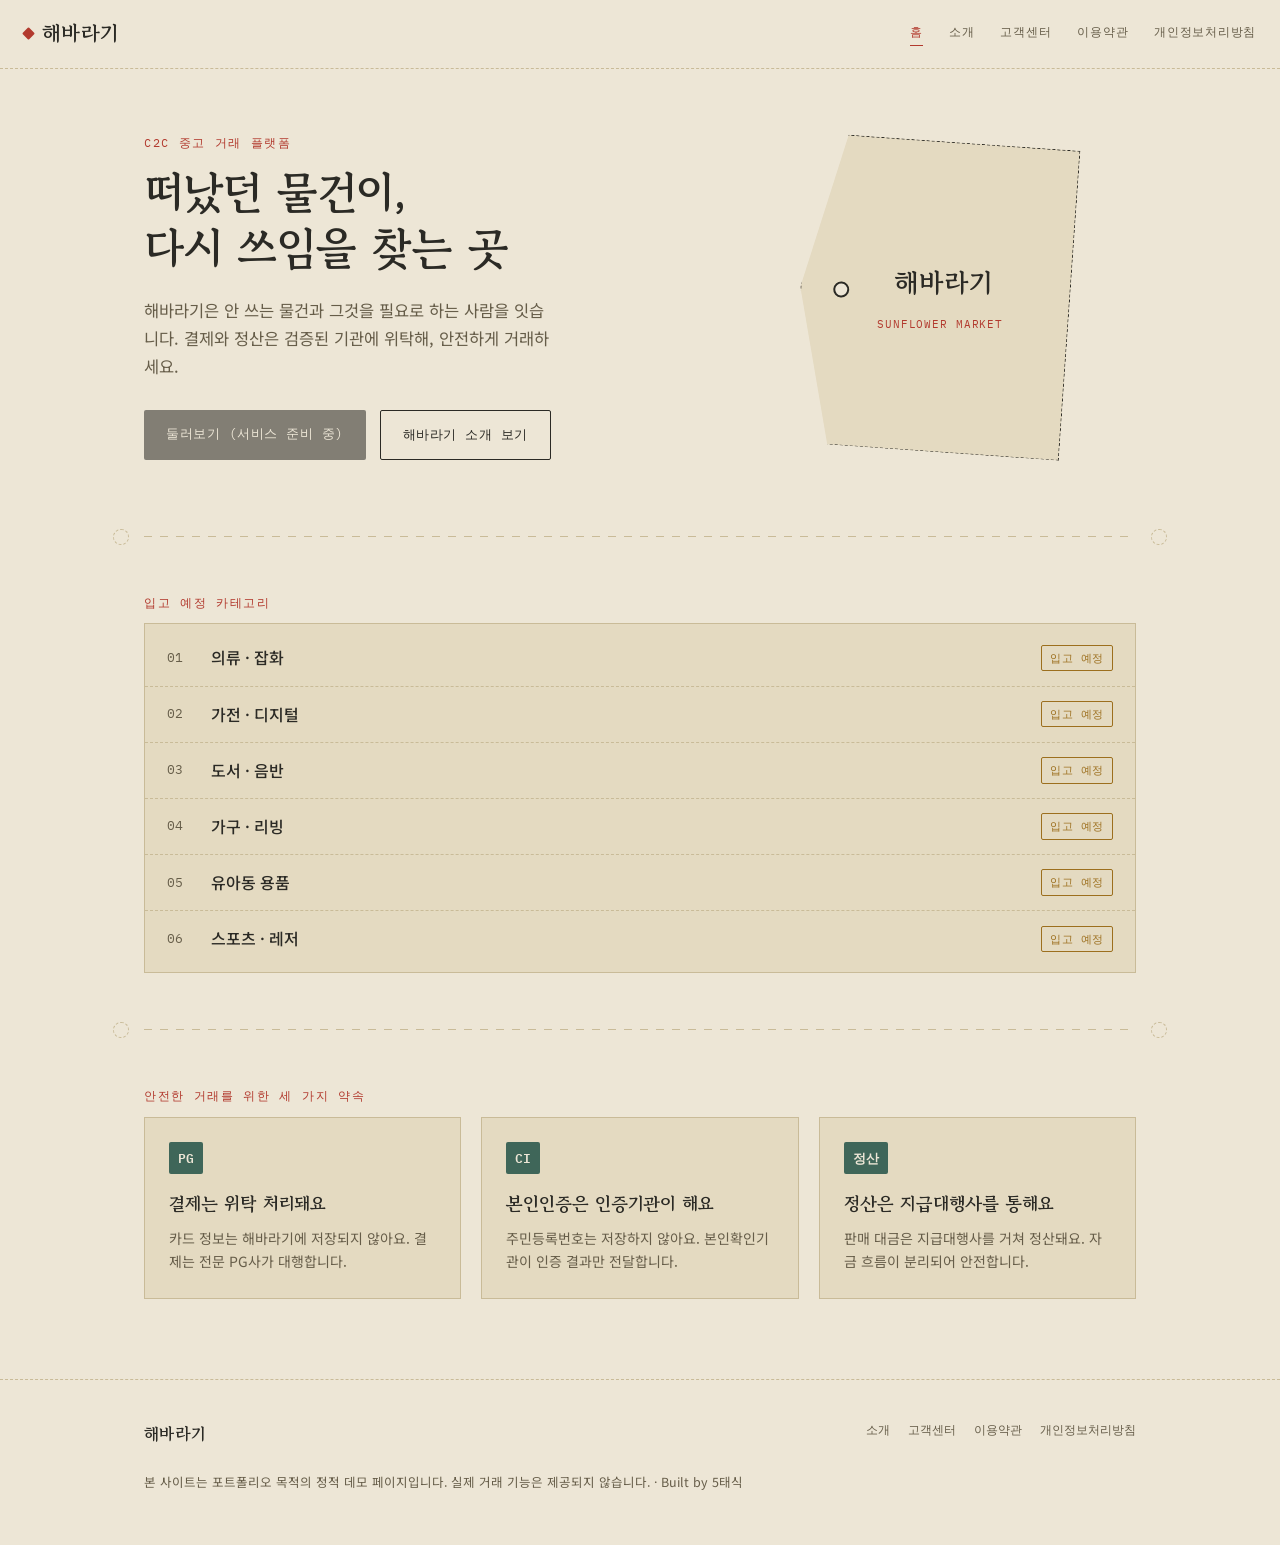
<file: index.html>
<!doctype html>
<html lang="ko">
<head>
<meta charset="utf-8">
<meta name="viewport" content="width=device-width, initial-scale=1">
<title>해바라기 — 한 번 더 쓰이는 물건들</title>
<meta name="description" content="해바라기은 쓰던 물건에 새 쓰임을 잇는 중고 거래 플랫폼입니다.">
<link rel="stylesheet" href="style.css">
</head>
<body>

<header class="site">
  <div class="bar">
    <a class="brand" href="index.html"><span class="dot"></span>해바라기</a>
    <button class="menu-btn" aria-label="메뉴 열기">MENU</button>
    <nav class="primary">
      <a href="index.html" aria-current="page">홈</a>
      <a href="about.html">소개</a>
      <a href="faq.html">고객센터</a>
      <a href="terms.html">이용약관</a>
      <a href="privacy.html">개인정보처리방침</a>
    </nav>
  </div>
</header>

<main class="wrap">

  <section class="hero">
    <div>
      <p class="eyebrow">C2C 중고 거래 플랫폼</p>
      <h1>떠났던 물건이,<br>다시 쓰임을 찾는 곳</h1>
      <p class="lead">해바라기은 안 쓰는 물건과 그것을 필요로 하는 사람을 잇습니다. 결제와 정산은 검증된 기관에 위탁해, 안전하게 거래하세요.</p>
      <div class="cta-row">
        <span class="btn btn-primary">둘러보기 (서비스 준비 중)</span>
        <a class="btn btn-ghost" href="about.html">해바라기 소개 보기</a>
      </div>
    </div>
    <div class="tag-shape">
      <span class="hole"></span>
      <span class="stamp">해바라기</span>
      <span class="stamp-sub">SUNFLOWER MARKET</span>
    </div>
  </section>

  <div class="perf"></div>

  <section>
    <p class="eyebrow">입고 예정 카테고리</p>
    <div class="receipt">
      <div class="row"><span class="idx">01</span><span class="name">의류 · 잡화</span><span class="status">입고 예정</span></div>
      <div class="row"><span class="idx">02</span><span class="name">가전 · 디지털</span><span class="status">입고 예정</span></div>
      <div class="row"><span class="idx">03</span><span class="name">도서 · 음반</span><span class="status">입고 예정</span></div>
      <div class="row"><span class="idx">04</span><span class="name">가구 · 리빙</span><span class="status">입고 예정</span></div>
      <div class="row"><span class="idx">05</span><span class="name">유아동 용품</span><span class="status">입고 예정</span></div>
      <div class="row"><span class="idx">06</span><span class="name">스포츠 · 레저</span><span class="status">입고 예정</span></div>
    </div>
  </section>

  <div class="perf"></div>

  <section>
    <p class="eyebrow">안전한 거래를 위한 세 가지 약속</p>
    <div class="trust-grid">
      <div class="trust-card">
        <span class="mono-badge">PG</span>
        <h3>결제는 위탁 처리돼요</h3>
        <p>카드 정보는 해바라기에 저장되지 않아요. 결제는 전문 PG사가 대행합니다.</p>
      </div>
      <div class="trust-card">
        <span class="mono-badge">CI</span>
        <h3>본인인증은 인증기관이 해요</h3>
        <p>주민등록번호는 저장하지 않아요. 본인확인기관이 인증 결과만 전달합니다.</p>
      </div>
      <div class="trust-card">
        <span class="mono-badge">정산</span>
        <h3>정산은 지급대행사를 통해요</h3>
        <p>판매 대금은 지급대행사를 거쳐 정산돼요. 자금 흐름이 분리되어 안전합니다.</p>
      </div>
    </div>
  </section>

</main>

<footer class="site">
  <div class="wrap">
    <div class="cols">
      <span class="fbrand">해바라기</span>
      <nav class="flinks">
        <a href="about.html">소개</a>
        <a href="faq.html">고객센터</a>
        <a href="terms.html">이용약관</a>
        <a href="privacy.html">개인정보처리방침</a>
      </nav>
    </div>
    <p class="fine">본 사이트는 포트폴리오 목적의 정적 데모 페이지입니다. 실제 거래 기능은 제공되지 않습니다. · Built by 5태식</p>
  </div>
</footer>

<script src="script.js"></script>
</body>
</html>
</file>
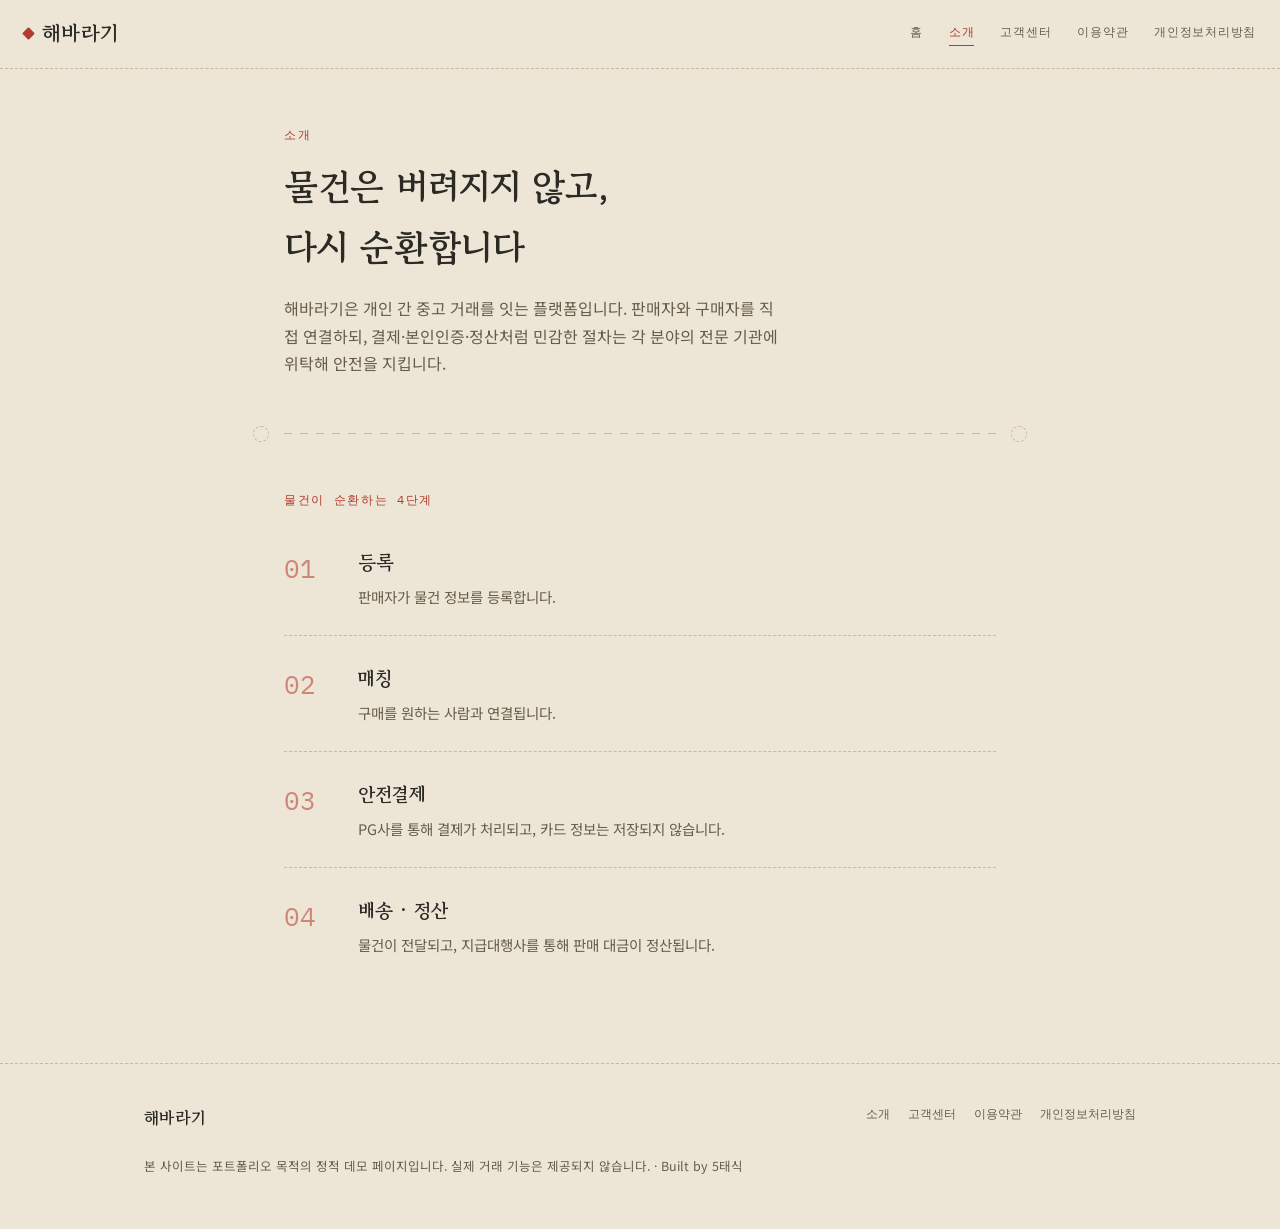
<file: about.html>
<!doctype html>
<html lang="ko">
<head>
<meta charset="utf-8">
<meta name="viewport" content="width=device-width, initial-scale=1">
<title>해바라기 소개</title>
<link rel="stylesheet" href="style.css">
</head>
<body>

<header class="site">
  <div class="bar">
    <a class="brand" href="index.html"><span class="dot"></span>해바라기</a>
    <button class="menu-btn" aria-label="메뉴 열기">MENU</button>
    <nav class="primary">
      <a href="index.html">홈</a>
      <a href="about.html" aria-current="page">소개</a>
      <a href="faq.html">고객센터</a>
      <a href="terms.html">이용약관</a>
      <a href="privacy.html">개인정보처리방침</a>
    </nav>
  </div>
</header>

<main class="wrap" style="padding-top:56px;max-width:760px">
  <p class="eyebrow">소개</p>
  <h1 style="font-family:var(--serif);font-size:36px;margin:0 0 18px">물건은 버려지지 않고,<br>다시 순환합니다</h1>
  <p style="color:var(--ink-soft);font-size:16px;max-width:56ch">해바라기은 개인 간 중고 거래를 잇는 플랫폼입니다. 판매자와 구매자를 직접 연결하되, 결제·본인인증·정산처럼 민감한 절차는 각 분야의 전문 기관에 위탁해 안전을 지킵니다.</p>

  <div class="perf"></div>

  <p class="eyebrow">물건이 순환하는 4단계</p>
  <div class="steps">
    <div class="step">
      <span class="num">01</span>
      <div><h3>등록</h3><p>판매자가 물건 정보를 등록합니다.</p></div>
    </div>
    <div class="step">
      <span class="num">02</span>
      <div><h3>매칭</h3><p>구매를 원하는 사람과 연결됩니다.</p></div>
    </div>
    <div class="step">
      <span class="num">03</span>
      <div><h3>안전결제</h3><p>PG사를 통해 결제가 처리되고, 카드 정보는 저장되지 않습니다.</p></div>
    </div>
    <div class="step">
      <span class="num">04</span>
      <div><h3>배송 · 정산</h3><p>물건이 전달되고, 지급대행사를 통해 판매 대금이 정산됩니다.</p></div>
    </div>
  </div>
</main>

<footer class="site">
  <div class="wrap">
    <div class="cols">
      <span class="fbrand">해바라기</span>
      <nav class="flinks">
        <a href="about.html">소개</a>
        <a href="faq.html">고객센터</a>
        <a href="terms.html">이용약관</a>
        <a href="privacy.html">개인정보처리방침</a>
      </nav>
    </div>
    <p class="fine">본 사이트는 포트폴리오 목적의 정적 데모 페이지입니다. 실제 거래 기능은 제공되지 않습니다. · Built by 5태식</p>
  </div>
</footer>

<script src="script.js"></script>
</body>
</html>
</file>
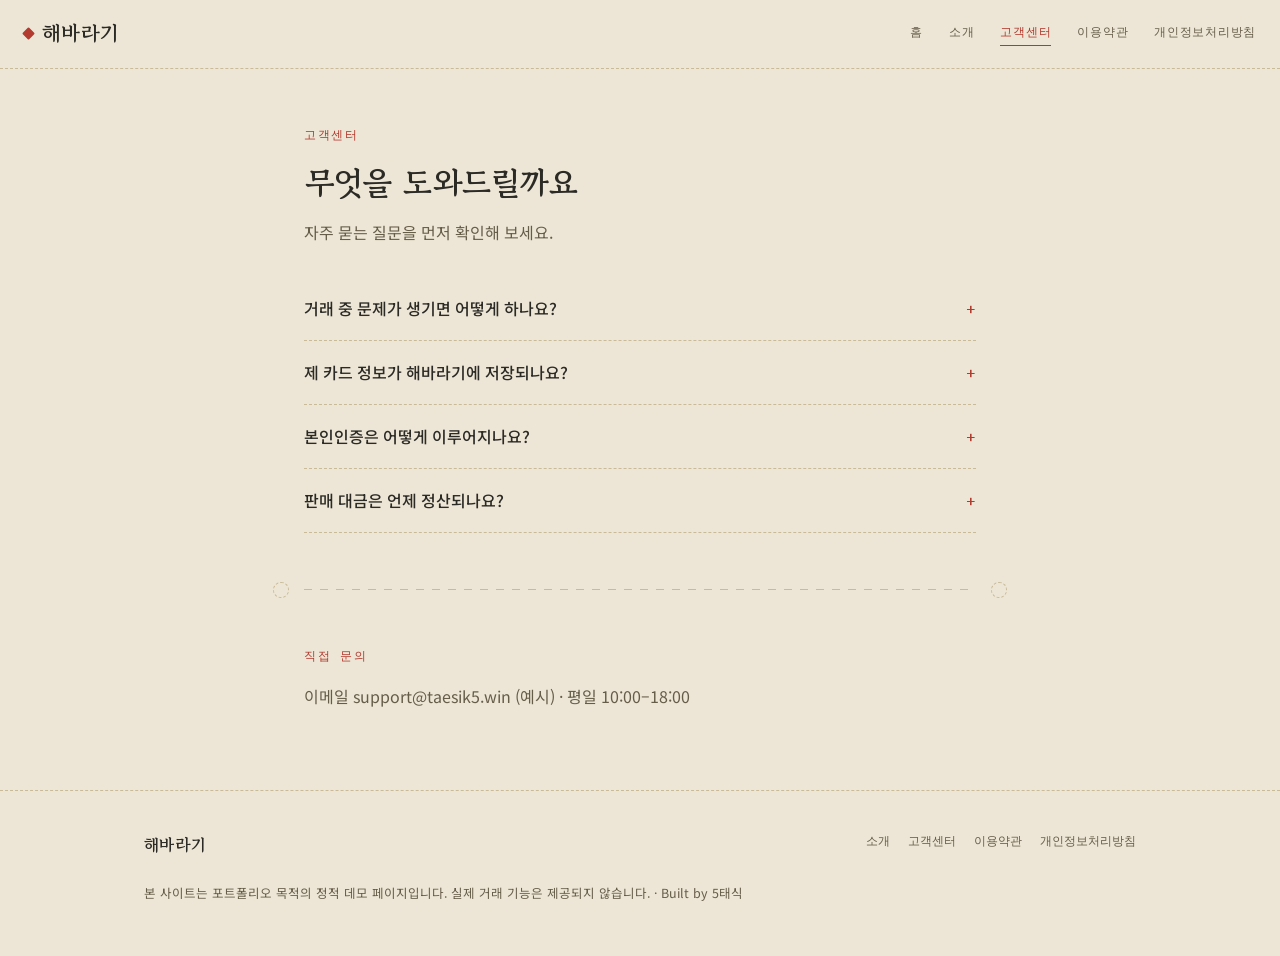
<file: faq.html>
<!doctype html>
<html lang="ko">
<head>
<meta charset="utf-8">
<meta name="viewport" content="width=device-width, initial-scale=1">
<title>고객센터 — 해바라기</title>
<link rel="stylesheet" href="style.css">
</head>
<body>

<header class="site">
  <div class="bar">
    <a class="brand" href="index.html"><span class="dot"></span>해바라기</a>
    <button class="menu-btn" aria-label="메뉴 열기">MENU</button>
    <nav class="primary">
      <a href="index.html">홈</a>
      <a href="about.html">소개</a>
      <a href="faq.html" aria-current="page">고객센터</a>
      <a href="terms.html">이용약관</a>
      <a href="privacy.html">개인정보처리방침</a>
    </nav>
  </div>
</header>

<main class="wrap" style="padding-top:56px;max-width:720px">
  <p class="eyebrow">고객센터</p>
  <h1 style="font-family:var(--serif);font-size:32px;margin:0 0 10px">무엇을 도와드릴까요</h1>
  <p style="color:var(--ink-soft);margin:0 0 30px">자주 묻는 질문을 먼저 확인해 보세요.</p>

  <div>
    <details class="faq">
      <summary>거래 중 문제가 생기면 어떻게 하나요?</summary>
      <p>결제와 정산은 PG사·지급대행사를 통해 처리되어 자금 흐름이 별도로 관리됩니다. 분쟁 발생 시 고객센터로 문의해 주시면 확인 후 안내드립니다.</p>
    </details>
    <details class="faq">
      <summary>제 카드 정보가 해바라기에 저장되나요?</summary>
      <p>아니요. 카드 정보는 PG사가 직접 처리하며, 해바라기은 카드번호를 저장하지 않습니다.</p>
    </details>
    <details class="faq">
      <summary>본인인증은 어떻게 이루어지나요?</summary>
      <p>본인확인기관이 인증을 대행하며, 해바라기은 주민등록번호를 저장하지 않고 인증 결과만 전달받습니다.</p>
    </details>
    <details class="faq">
      <summary>판매 대금은 언제 정산되나요?</summary>
      <p>구매자의 거래 확정 후 지급대행사를 통해 정산됩니다. 정확한 일정은 서비스 정식 오픈 후 안내드릴 예정입니다.</p>
    </details>
  </div>

  <div class="perf"></div>

  <p class="eyebrow">직접 문의</p>
  <p style="color:var(--ink-soft)">이메일 support@taesik5.win (예시) · 평일 10:00–18:00</p>
</main>

<footer class="site">
  <div class="wrap">
    <div class="cols">
      <span class="fbrand">해바라기</span>
      <nav class="flinks">
        <a href="about.html">소개</a>
        <a href="faq.html">고객센터</a>
        <a href="terms.html">이용약관</a>
        <a href="privacy.html">개인정보처리방침</a>
      </nav>
    </div>
    <p class="fine">본 사이트는 포트폴리오 목적의 정적 데모 페이지입니다. 실제 거래 기능은 제공되지 않습니다. · Built by 5태식</p>
  </div>
</footer>

<script src="script.js"></script>
</body>
</html>
</file>
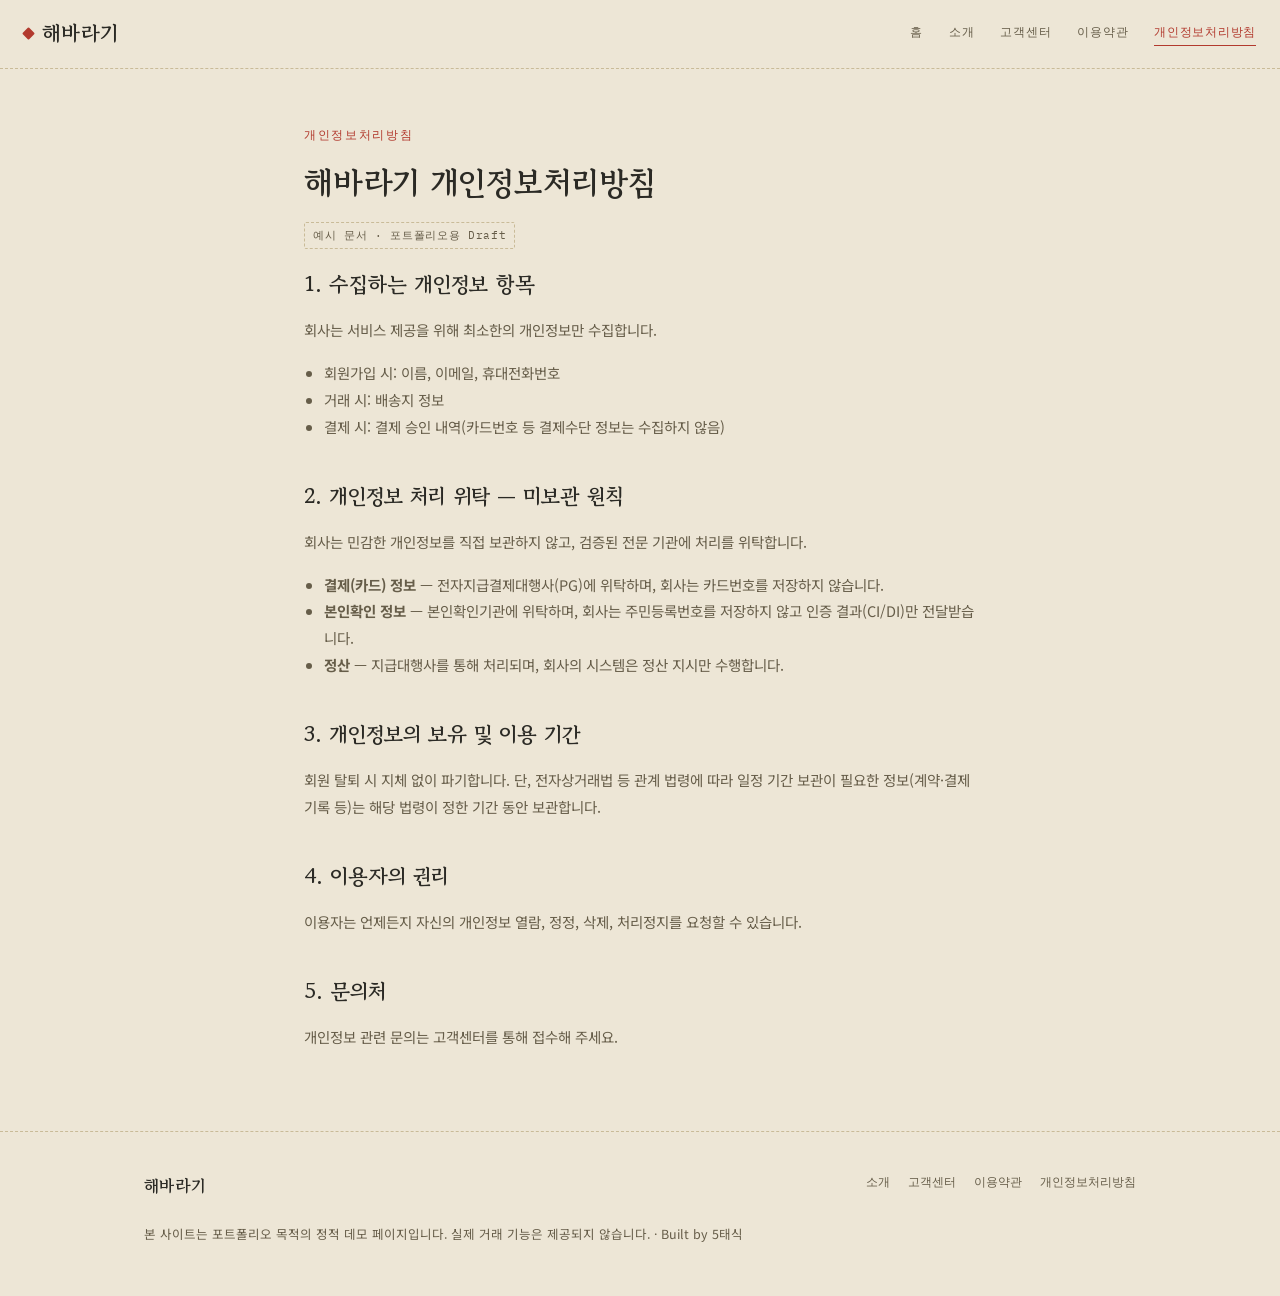
<file: privacy.html>
<!doctype html>
<html lang="ko">
<head>
<meta charset="utf-8">
<meta name="viewport" content="width=device-width, initial-scale=1">
<title>개인정보처리방침 — 해바라기</title>
<link rel="stylesheet" href="style.css">
</head>
<body>

<header class="site">
  <div class="bar">
    <a class="brand" href="index.html"><span class="dot"></span>해바라기</a>
    <button class="menu-btn" aria-label="메뉴 열기">MENU</button>
    <nav class="primary">
      <a href="index.html">홈</a>
      <a href="about.html">소개</a>
      <a href="faq.html">고객센터</a>
      <a href="terms.html">이용약관</a>
      <a href="privacy.html" aria-current="page">개인정보처리방침</a>
    </nav>
  </div>
</header>

<main class="wrap" style="padding-top:56px;max-width:720px">
  <p class="eyebrow">개인정보처리방침</p>
  <h1 style="font-family:var(--serif);font-size:32px;margin:0 0 10px">해바라기 개인정보처리방침</h1>
  <span class="badge-draft">예시 문서 · 포트폴리오용 Draft</span>

  <article class="doc">
    <h2>1. 수집하는 개인정보 항목</h2>
    <p>회사는 서비스 제공을 위해 최소한의 개인정보만 수집합니다.</p>
    <ul>
      <li>회원가입 시: 이름, 이메일, 휴대전화번호</li>
      <li>거래 시: 배송지 정보</li>
      <li>결제 시: 결제 승인 내역(카드번호 등 결제수단 정보는 수집하지 않음)</li>
    </ul>

    <h2>2. 개인정보 처리 위탁 — 미보관 원칙</h2>
    <p>회사는 민감한 개인정보를 직접 보관하지 않고, 검증된 전문 기관에 처리를 위탁합니다.</p>
    <ul>
      <li><b>결제(카드) 정보</b> — 전자지급결제대행사(PG)에 위탁하며, 회사는 카드번호를 저장하지 않습니다.</li>
      <li><b>본인확인 정보</b> — 본인확인기관에 위탁하며, 회사는 주민등록번호를 저장하지 않고 인증 결과(CI/DI)만 전달받습니다.</li>
      <li><b>정산</b> — 지급대행사를 통해 처리되며, 회사의 시스템은 정산 지시만 수행합니다.</li>
    </ul>

    <h2>3. 개인정보의 보유 및 이용 기간</h2>
    <p>회원 탈퇴 시 지체 없이 파기합니다. 단, 전자상거래법 등 관계 법령에 따라 일정 기간 보관이 필요한 정보(계약·결제 기록 등)는 해당 법령이 정한 기간 동안 보관합니다.</p>

    <h2>4. 이용자의 권리</h2>
    <p>이용자는 언제든지 자신의 개인정보 열람, 정정, 삭제, 처리정지를 요청할 수 있습니다.</p>

    <h2>5. 문의처</h2>
    <p>개인정보 관련 문의는 고객센터를 통해 접수해 주세요.</p>
  </article>
</main>

<footer class="site">
  <div class="wrap">
    <div class="cols">
      <span class="fbrand">해바라기</span>
      <nav class="flinks">
        <a href="about.html">소개</a>
        <a href="faq.html">고객센터</a>
        <a href="terms.html">이용약관</a>
        <a href="privacy.html">개인정보처리방침</a>
      </nav>
    </div>
    <p class="fine">본 사이트는 포트폴리오 목적의 정적 데모 페이지입니다. 실제 거래 기능은 제공되지 않습니다. · Built by 5태식</p>
  </div>
</footer>

<script src="script.js"></script>
</body>
</html>
</file>
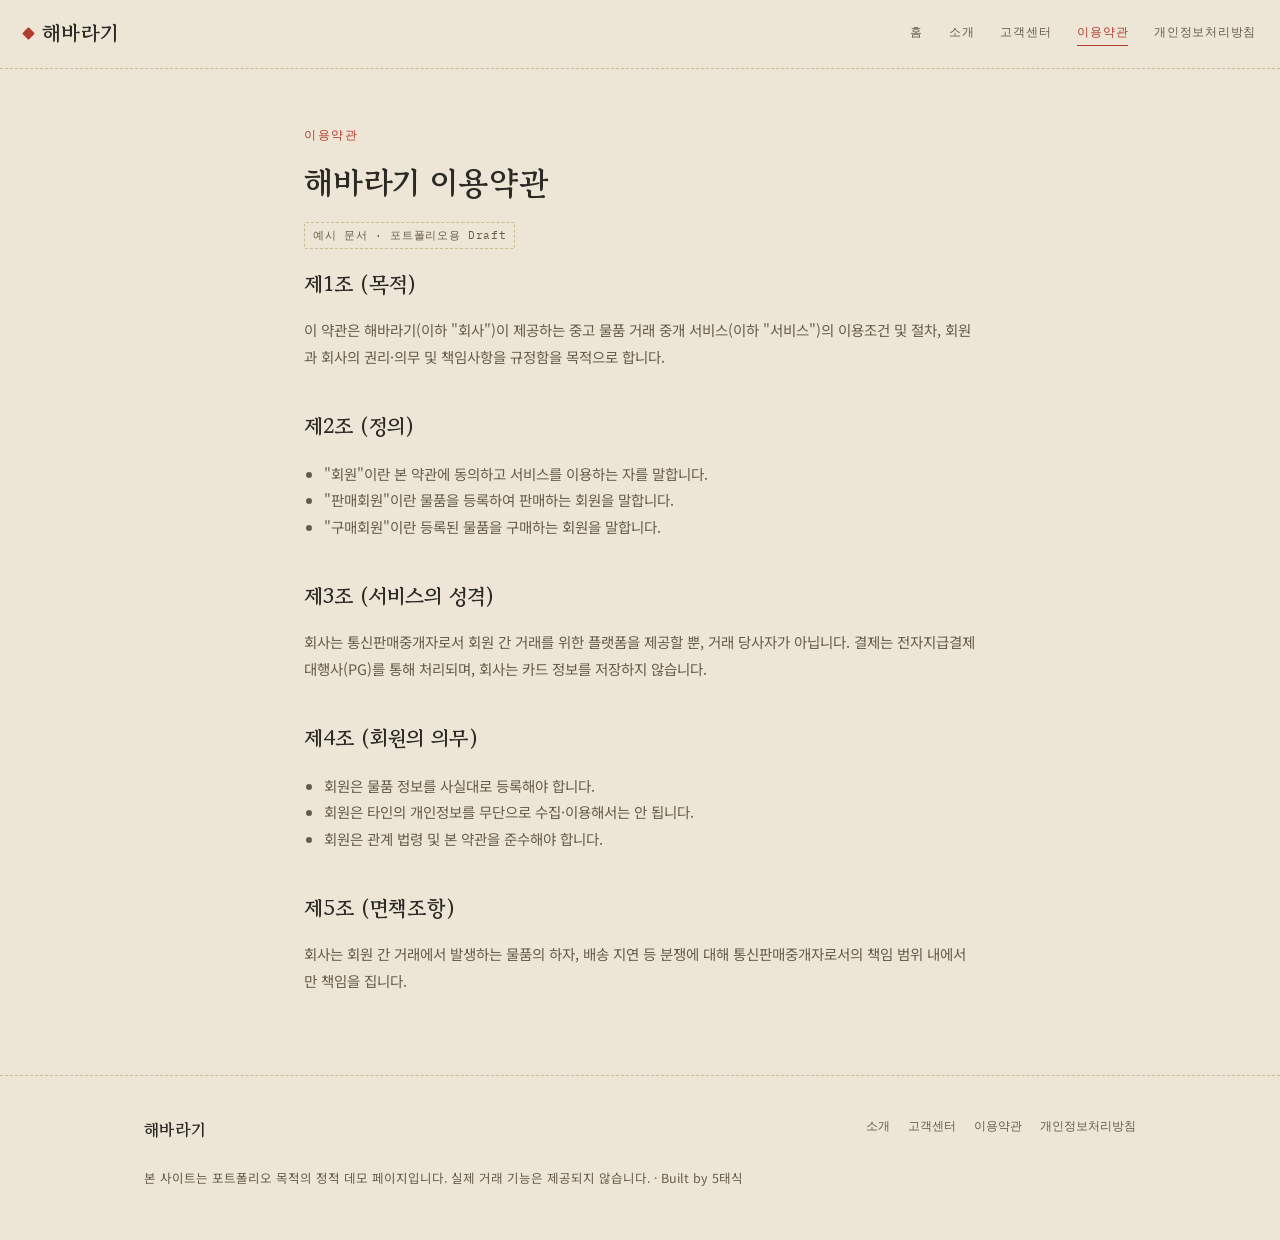
<file: terms.html>
<!doctype html>
<html lang="ko">
<head>
<meta charset="utf-8">
<meta name="viewport" content="width=device-width, initial-scale=1">
<title>이용약관 — 해바라기</title>
<link rel="stylesheet" href="style.css">
</head>
<body>

<header class="site">
  <div class="bar">
    <a class="brand" href="index.html"><span class="dot"></span>해바라기</a>
    <button class="menu-btn" aria-label="메뉴 열기">MENU</button>
    <nav class="primary">
      <a href="index.html">홈</a>
      <a href="about.html">소개</a>
      <a href="faq.html">고객센터</a>
      <a href="terms.html" aria-current="page">이용약관</a>
      <a href="privacy.html">개인정보처리방침</a>
    </nav>
  </div>
</header>

<main class="wrap" style="padding-top:56px;max-width:720px">
  <p class="eyebrow">이용약관</p>
  <h1 style="font-family:var(--serif);font-size:32px;margin:0 0 10px">해바라기 이용약관</h1>
  <span class="badge-draft">예시 문서 · 포트폴리오용 Draft</span>

  <article class="doc">
    <h2>제1조 (목적)</h2>
    <p>이 약관은 해바라기(이하 "회사")이 제공하는 중고 물품 거래 중개 서비스(이하 "서비스")의 이용조건 및 절차, 회원과 회사의 권리·의무 및 책임사항을 규정함을 목적으로 합니다.</p>

    <h2>제2조 (정의)</h2>
    <ul>
      <li>"회원"이란 본 약관에 동의하고 서비스를 이용하는 자를 말합니다.</li>
      <li>"판매회원"이란 물품을 등록하여 판매하는 회원을 말합니다.</li>
      <li>"구매회원"이란 등록된 물품을 구매하는 회원을 말합니다.</li>
    </ul>

    <h2>제3조 (서비스의 성격)</h2>
    <p>회사는 통신판매중개자로서 회원 간 거래를 위한 플랫폼을 제공할 뿐, 거래 당사자가 아닙니다. 결제는 전자지급결제대행사(PG)를 통해 처리되며, 회사는 카드 정보를 저장하지 않습니다.</p>

    <h2>제4조 (회원의 의무)</h2>
    <ul>
      <li>회원은 물품 정보를 사실대로 등록해야 합니다.</li>
      <li>회원은 타인의 개인정보를 무단으로 수집·이용해서는 안 됩니다.</li>
      <li>회원은 관계 법령 및 본 약관을 준수해야 합니다.</li>
    </ul>

    <h2>제5조 (면책조항)</h2>
    <p>회사는 회원 간 거래에서 발생하는 물품의 하자, 배송 지연 등 분쟁에 대해 통신판매중개자로서의 책임 범위 내에서만 책임을 집니다.</p>
  </article>
</main>

<footer class="site">
  <div class="wrap">
    <div class="cols">
      <span class="fbrand">해바라기</span>
      <nav class="flinks">
        <a href="about.html">소개</a>
        <a href="faq.html">고객센터</a>
        <a href="terms.html">이용약관</a>
        <a href="privacy.html">개인정보처리방침</a>
      </nav>
    </div>
    <p class="fine">본 사이트는 포트폴리오 목적의 정적 데모 페이지입니다. 실제 거래 기능은 제공되지 않습니다. · Built by 5태식</p>
  </div>
</footer>

<script src="script.js"></script>
</body>
</html>
</file>
<file: style.css>
@import url('https://fonts.googleapis.com/css2?family=Gowun+Batang:wght@400;700&family=Noto+Sans+KR:wght@400;500;700&family=IBM+Plex+Mono:wght@400;500;600&display=swap');

:root{
  --paper:#EDE6D6;
  --paper-2:#E4DAC1;
  --paper-3:#DCCFAE;
  --ink:#2B2A25;
  --ink-soft:#665D49;
  --thread:#B23A2E;
  --stamp:#3F6659;
  --tag:#9C6F1E;
  --line:#C9BB98;
  --serif:'Gowun Batang', serif;
  --sans:'Noto Sans KR', sans-serif;
  --mono:'IBM Plex Mono', monospace;
}

*{box-sizing:border-box}
html{scroll-behavior:smooth}
body{
  margin:0; background:var(--paper); color:var(--ink);
  font-family:var(--sans); font-size:16px; line-height:1.7;
  -webkit-font-smoothing:antialiased;
}
a{color:inherit}
img{max-width:100%;display:block}
.wrap{max-width:1040px;margin:0 auto;padding:0 24px}

/* focus */
a:focus-visible, button:focus-visible, summary:focus-visible{
  outline:2px solid var(--thread); outline-offset:3px;
}
@media (prefers-reduced-motion: reduce){
  *{animation-duration:0.001ms !important; transition-duration:0.001ms !important;}
}

/* header */
header.site{
  position:sticky; top:0; z-index:20; background:var(--paper);
  border-bottom:1px dashed var(--line);
}
header.site .bar{display:flex;align-items:center;justify-content:space-between;padding:16px 24px;}
.brand{display:flex;align-items:center;gap:9px;font-family:var(--serif);font-weight:700;font-size:21px;text-decoration:none;color:var(--ink)}
.brand .dot{width:9px;height:9px;background:var(--thread);border-radius:1px;transform:rotate(45deg);display:inline-block}
nav.primary{display:flex;gap:26px}
nav.primary a{font-family:var(--mono);font-size:12px;letter-spacing:.06em;text-transform:uppercase;text-decoration:none;color:var(--ink-soft);border-bottom:1px solid transparent;padding-bottom:2px}
nav.primary a:hover,nav.primary a[aria-current="page"]{color:var(--thread);border-color:var(--thread)}
.menu-btn{display:none;background:none;border:1px solid var(--ink);border-radius:2px;padding:7px 10px;font-family:var(--mono);font-size:12px;cursor:pointer}
@media (max-width:720px){
  nav.primary{position:absolute;top:100%;left:0;right:0;background:var(--paper);flex-direction:column;gap:0;border-bottom:1px dashed var(--line);display:none}
  nav.primary.open{display:flex}
  nav.primary a{padding:14px 24px;border-bottom:1px dashed var(--line)}
  .menu-btn{display:block}
}

/* eyebrow / labels */
.eyebrow{font-family:var(--mono);font-size:12px;letter-spacing:.14em;text-transform:uppercase;color:var(--thread);margin:0 0 10px}
.badge-draft{display:inline-block;font-family:var(--mono);font-size:11px;letter-spacing:.06em;color:var(--ink-soft);border:1px dashed var(--line);border-radius:2px;padding:3px 8px;margin-bottom:18px}

/* perforated divider */
.perf{position:relative;height:1px;margin:56px 0;background-image:repeating-linear-gradient(to right,var(--line) 0 8px,transparent 8px 16px)}
.perf::before,.perf::after{content:'';position:absolute;top:-7px;width:14px;height:14px;border-radius:50%;background:var(--paper);border:1px dashed var(--line)}
.perf::before{left:-31px}
.perf::after{right:-31px}
@media (max-width:600px){.perf::before,.perf::after{display:none}}

/* hero */
.hero{padding:64px 0 20px;display:grid;grid-template-columns:1.15fr 0.85fr;gap:48px;align-items:center}
.hero h1{font-family:var(--serif);font-size:44px;line-height:1.28;margin:0 0 20px;font-weight:700}
.hero p.lead{font-size:16.5px;color:var(--ink-soft);max-width:46ch;margin:0 0 30px}
.cta-row{display:flex;gap:14px;flex-wrap:wrap}
.btn{font-family:var(--mono);font-size:13px;letter-spacing:.04em;text-decoration:none;padding:13px 22px;border-radius:2px;display:inline-block}
.btn-primary{background:var(--ink);color:var(--paper);opacity:.55;cursor:default}
.btn-ghost{border:1px solid var(--ink);color:var(--ink)}
.btn-ghost:hover{background:var(--ink);color:var(--paper)}

/* price-tag graphic */
.tag-shape{
  position:relative;justify-self:center;width:270px;aspect-ratio:1/1.15;
  background:var(--paper-2);
  clip-path:polygon(14% 0%,100% 0%,100% 100%,14% 100%,0% 50%);
  transform:rotate(4deg);
  border:1.5px dashed var(--ink);
  display:flex;flex-direction:column;align-items:center;justify-content:center;gap:10px;
  padding:0 20px 0 34px;
}
.tag-shape .hole{position:absolute;left:32px;top:50%;transform:translateY(-50%);width:16px;height:16px;border-radius:50%;border:2px solid var(--ink);background:var(--paper)}
.tag-shape .stamp{font-family:var(--serif);font-weight:700;font-size:27px;transform:rotate(-4deg)}
.tag-shape .stamp-sub{font-family:var(--mono);font-size:11px;letter-spacing:.08em;color:var(--thread);transform:rotate(-4deg)}
@media (max-width:840px){
  .hero{grid-template-columns:1fr;padding-top:44px}
  .hero h1{font-size:32px}
  .tag-shape{width:210px;justify-self:start;margin-top:8px}
}

/* receipt list */
.receipt{border:1px solid var(--line);background:var(--paper-2);padding:6px 0}
.receipt .row{display:flex;align-items:center;gap:16px;padding:14px 22px;border-bottom:1px dashed var(--line)}
.receipt .row:last-child{border-bottom:none}
.receipt .idx{font-family:var(--mono);font-size:13px;color:var(--ink-soft);width:28px}
.receipt .name{font-weight:500;flex:1}
.receipt .status{font-family:var(--mono);font-size:11px;letter-spacing:.05em;color:var(--tag);border:1px solid var(--tag);border-radius:2px;padding:3px 8px;white-space:nowrap}

/* trust grid */
.trust-grid{display:grid;grid-template-columns:repeat(3,1fr);gap:20px}
.trust-card{border:1px solid var(--line);padding:24px;background:var(--paper-2)}
.trust-card .mono-badge{display:inline-block;font-family:var(--mono);font-weight:600;font-size:13px;color:var(--paper);background:var(--stamp);padding:5px 9px;border-radius:2px;margin-bottom:14px}
.trust-card h3{font-family:var(--serif);font-size:18px;margin:0 0 8px}
.trust-card p{color:var(--ink-soft);font-size:14px;margin:0}
@media (max-width:760px){.trust-grid{grid-template-columns:1fr}}

/* steps (real sequence only) */
.steps{display:grid;gap:0}
.step{display:flex;gap:22px;padding:26px 0;border-bottom:1px dashed var(--line)}
.step:last-child{border-bottom:none}
.step .num{font-family:var(--mono);font-size:26px;color:var(--paper-3);color:var(--thread);opacity:.55;width:52px;flex-shrink:0}
.step h3{font-family:var(--serif);font-size:19px;margin:0 0 6px}
.step p{color:var(--ink-soft);margin:0;font-size:14.5px}

/* article (terms/privacy) */
article.doc h2{font-family:var(--serif);font-size:21px;margin:38px 0 12px}
article.doc h2:first-child{margin-top:0}
article.doc p, article.doc li{color:var(--ink-soft);font-size:14.5px;line-height:1.85}
article.doc ul{padding-left:20px}

/* faq */
details.faq{border-bottom:1px dashed var(--line);padding:18px 0}
details.faq summary{cursor:pointer;font-weight:500;list-style:none;display:flex;justify-content:space-between;gap:12px}
details.faq summary::-webkit-details-marker{display:none}
details.faq summary::after{content:'+';font-family:var(--mono);color:var(--thread);flex-shrink:0}
details.faq[open] summary::after{content:'–'}
details.faq p{color:var(--ink-soft);margin:12px 0 0;font-size:14.5px}

/* footer */
footer.site{border-top:1px dashed var(--line);margin-top:80px;padding:40px 0}
footer.site .cols{display:flex;justify-content:space-between;flex-wrap:wrap;gap:24px}
footer.site .fbrand{font-family:var(--serif);font-weight:700;font-size:17px}
footer.site .flinks{display:flex;gap:18px;font-family:var(--mono);font-size:12px}
footer.site .flinks a{text-decoration:none;color:var(--ink-soft)}
footer.site .flinks a:hover{color:var(--thread)}
footer.site .fine{margin-top:22px;font-size:12.5px;color:var(--ink-soft)}

/* 404 */
.notfound{min-height:56vh;display:flex;flex-direction:column;align-items:center;justify-content:center;text-align:center;padding:40px 0}
.notfound h1{font-family:var(--serif);font-size:34px;margin:18px 0 10px}
.notfound p{color:var(--ink-soft);margin:0 0 22px}
</file>
